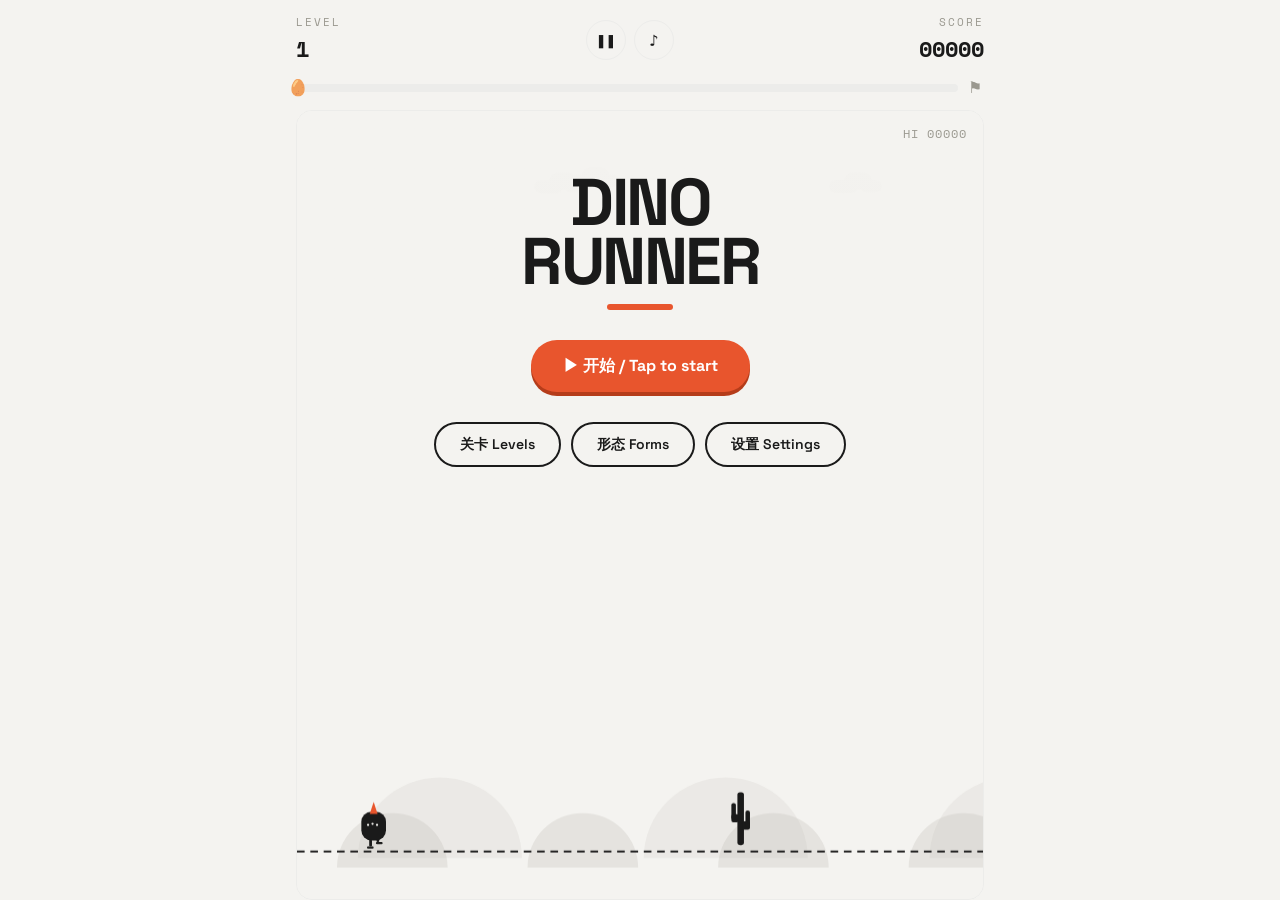
<file: index.html>
<!DOCTYPE html>
<html lang="en">
<head>
<meta charset="UTF-8" />
<meta name="viewport" content="width=device-width, initial-scale=1, maximum-scale=1, user-scalable=no, viewport-fit=cover" />
<meta name="theme-color" content="#F4F3F0" media="(prefers-color-scheme: light)" />
<meta name="theme-color" content="#16161A" media="(prefers-color-scheme: dark)" />
<meta name="description" content="A minimal level-based runner game — clear each level's finish line to advance. Plays on mobile and desktop." />
<title>Dino Runner</title>
<link rel="manifest" href="manifest.json" />
<link rel="icon" href="icon.svg" type="image/svg+xml" />
<link rel="apple-touch-icon" href="icon.svg" />
<link rel="stylesheet" href="style.css" />
</head>
<body>
<div id="app">
  <header class="hud">
    <div class="hud-item">
      <span class="hud-label">LEVEL</span>
      <span id="level" class="hud-value">1</span>
    </div>
    <div class="hud-icons">
      <button id="pauseBtn" class="icon-btn" aria-label="Pause / menu">❚❚</button>
      <button id="soundBtn" class="icon-btn" aria-label="Toggle sound">♪</button>
    </div>
    <div class="hud-item">
      <span class="hud-label">SCORE</span>
      <span id="score" class="hud-value">00000</span>
    </div>
  </header>

  <div class="progress-wrap">
    <div class="progress-track">
      <div id="progressFill" class="progress-fill"></div>
      <div id="progressDino" class="progress-dino">🦖</div>
    </div>
    <span id="progressFlag" class="progress-flag">⚑</span>
  </div>

  <div id="stage" class="stage">
    <canvas id="game"></canvas>

    <!-- Title / home -->
    <div id="overlay" class="overlay title-screen">
      <span id="hiScore" class="hi-score">HI 00000</span>
      <div class="title-block">
        <h1 class="game-title">DINO<br />RUNNER</h1>
        <span class="title-rule"></span>
      </div>
      <button id="startBtn" class="pill-btn primary cta-big">▶ 开始 / Tap to start</button>
      <div class="overlay-actions">
        <button id="levelSelectBtn" class="pill-btn">关卡 Levels</button>
        <button id="skinsBtn" class="pill-btn">形态 Forms</button>
        <button id="titleSettingsBtn" class="pill-btn">设置 Settings</button>
      </div>
    </div>

    <!-- Level clear overlay -->
    <div id="clearOverlay" class="overlay hidden">
      <p id="clearKicker" class="clear-kicker">Level cleared</p>
      <h1 id="clearTitle" class="overlay-title">Level 1</h1>
      <canvas id="clearForm" class="clear-form hidden"></canvas>
      <p id="clearStats" class="overlay-sub">Score 00420 · Best 00500</p>
      <button id="nextBtn" class="pill-btn primary">Next level →</button>
      <div class="overlay-actions">
        <button id="clearLevelsBtn" class="pill-btn">关卡 Levels</button>
        <button id="clearHomeBtn" class="pill-btn">首页 Home</button>
      </div>
    </div>

    <!-- Game over overlay -->
    <div id="overOverlay" class="overlay hidden">
      <p class="clear-kicker over-kicker">撞到啦 · Game over</p>
      <h1 class="overlay-title">再试一次</h1>
      <p id="overStats" class="overlay-sub">Level 1 · Score 00000</p>
      <button id="retryBtn" class="pill-btn primary">↻ 重试 Retry</button>
      <div class="overlay-actions">
        <button id="overLevelsBtn" class="pill-btn">关卡 Levels</button>
        <button id="overHomeBtn" class="pill-btn">首页 Home</button>
      </div>
    </div>

    <!-- Level select overlay -->
    <div id="selectOverlay" class="overlay hidden">
      <h1 class="overlay-title">Select level</h1>
      <p class="overlay-sub">Cleared levels are unlocked</p>
      <div id="levelGrid" class="level-grid"></div>
      <button id="selectBackBtn" class="text-btn">Back</button>
    </div>

    <!-- Skins / evolution overlay -->
    <div id="skinOverlay" class="overlay hidden">
      <h1 class="overlay-title">Forms</h1>
      <p class="overlay-sub">Clear levels to evolve · tap to wear</p>
      <div id="skinGrid" class="skin-grid"></div>
      <button id="skinBackBtn" class="text-btn">Back</button>
    </div>

    <!-- Pause overlay -->
    <div id="pauseOverlay" class="overlay hidden">
      <p class="clear-kicker">已暂停 · Paused</p>
      <h1 id="pauseGlyph" class="overlay-title pause-glyph">▶</h1>
      <p id="pauseStats" class="overlay-sub">Score 00000</p>
      <button id="resumeBtn" class="pill-btn primary">继续 Resume</button>
      <div class="overlay-actions">
        <button id="pauseRestartBtn" class="pill-btn">重玩 Restart</button>
        <button id="pauseLevelsBtn" class="pill-btn">关卡 Levels</button>
        <button id="pauseSettingsBtn" class="pill-btn">设置 Settings</button>
        <button id="pauseHomeBtn" class="pill-btn">首页 Home</button>
      </div>
    </div>

    <!-- Settings overlay -->
    <div id="settingsOverlay" class="overlay hidden">
      <h1 class="overlay-title">Settings</h1>
      <div class="settings-list">
        <button id="setSoundBtn" class="setting-row"><span>Sound</span><span id="setSoundVal" class="setting-val">On</span></button>
        <button id="setMotionBtn" class="setting-row"><span>Reduce motion</span><span id="setMotionVal" class="setting-val">Off</span></button>
        <button id="setResetBtn" class="setting-row danger"><span>Reset progress</span><span class="setting-val">↺</span></button>
      </div>
      <button id="settingsBackBtn" class="text-btn">Back</button>
    </div>
  </div>

</div>

<script src="game.js"></script>
<script>
  // Register the service worker for offline play. Skipped on file:// where SWs
  // are unavailable; harmless if the file is missing.
  if ("serviceWorker" in navigator && location.protocol.startsWith("http")) {
    window.addEventListener("load", function () {
      navigator.serviceWorker.register("sw.js").catch(function () {});
    });
  }
</script>
</body>
</html>
</file>
<file: style.css>
/* ---- Self-hosted fonts (offline-safe; OFL licensed) ---- */
/* Space Grotesk ships as a variable font, so one file covers 400–700. */
@font-face {
  font-family: "Space Grotesk";
  font-style: normal;
  font-weight: 400 700;
  font-display: swap;
  src: url("fonts/space-grotesk.woff2") format("woff2");
}
@font-face {
  font-family: "Space Mono";
  font-style: normal;
  font-weight: 400;
  font-display: swap;
  src: url("fonts/space-mono-400.woff2") format("woff2");
}
@font-face {
  font-family: "Space Mono";
  font-style: normal;
  font-weight: 700;
  font-display: swap;
  src: url("fonts/space-mono-700.woff2") format("woff2");
}

/* ---- Color tokens (DESIGN_SPEC §1) ----
   Only --bg and --ink flip between day/night; --accent is constant. */
:root {
  --bg: #F4F3F0;          /* sky / background */
  --ink: #1A1A1A;         /* body / characters / text */
  --secondary: #B8B5AD;   /* clouds, ghosts, disabled */
  --accent: #E8552D;      /* constant — danger, score, CTAs */
  --accent-shadow: #B53C1A; /* 3D button lip */

  /* supporting neutrals (light) */
  --card: #FFFFFF;
  --hairline: #ECECEA;
  --panel: #FAF9F7;
  --muted: #9A988F;
  --body-text: #55534D;

  /* legacy aliases kept so older rules still resolve */
  --fg: var(--ink);
  --mid: var(--muted);
  --line: var(--hairline);
  --surface: var(--card);

  --font-ui: "Space Grotesk", -apple-system, BlinkMacSystemFont, "Segoe UI", Roboto, sans-serif;
  --font-mono: "Space Mono", "SF Mono", ui-monospace, Menlo, Consolas, monospace;
}

@media (prefers-color-scheme: dark) {
  :root {
    --bg: #16161A;
    --ink: #F1EFE9;
    --secondary: #4A4A52;
    --accent: #E8552D;
    --accent-shadow: #8F2F12;
    --card: #222228;
    --hairline: #2C2C32;
    --panel: #1C1C20;
    --muted: #8C8A93;
    --body-text: #BDBBB4;
  }
}

* { margin: 0; padding: 0; box-sizing: border-box; }

html, body {
  height: 100%;
  overflow: hidden;
  overscroll-behavior: none;
  -webkit-user-select: none;
  user-select: none;
  -webkit-touch-callout: none;
  -webkit-tap-highlight-color: transparent;
  touch-action: manipulation;
}

body {
  font-family: var(--font-ui);
  background: var(--bg);
  color: var(--ink);
  display: flex;
  align-items: center;
  justify-content: center;
  transition: background 0.4s ease, color 0.4s ease;
}

#app {
  width: 100%;
  max-width: 720px;
  height: 100%;
  max-height: 100dvh;
  display: flex;
  flex-direction: column;
  padding: env(safe-area-inset-top) 16px env(safe-area-inset-bottom);
  gap: 12px;
}

.hud {
  display: flex;
  align-items: center;
  justify-content: space-between;
  padding-top: 14px;
  font-family: var(--font-mono);
}

.hud-item { display: flex; flex-direction: column; gap: 2px; }
.hud-item:last-child { align-items: flex-end; }
.hud-label { font-size: 11px; letter-spacing: 2px; color: var(--muted); }
.hud-value { font-size: 22px; font-weight: 700; color: var(--ink); font-variant-numeric: tabular-nums; }

.icon-btn {
  width: 40px; height: 40px;
  border: 1px solid var(--line);
  border-radius: 50%;
  background: transparent;
  color: var(--fg);
  font-size: 16px;
  cursor: pointer;
  transition: opacity 0.2s ease, background 0.2s ease;
}
.icon-btn.muted { opacity: 0.35; }
.icon-btn:active { background: var(--line); }

.stage {
  position: relative;
  flex: 1;
  min-height: 0;
  display: flex;
  align-items: center;
  justify-content: center;
  border-radius: 16px;
  overflow: hidden;
  border: 1px solid var(--line);
  background: var(--bg);
  transition: background 0.4s ease, border-color 0.4s ease;
}

/* The runner is a capped, near-square band centred in the stage: tall enough
   that the ground sits in the lower third (not a high mid-line) with plenty of
   sky for jumps, but framed so the action isn't a tiny strip lost in an empty
   canvas. Overlays (inset:0) still cover the whole stage. */
#game { display: block; width: 100%; aspect-ratio: 3 / 4; max-height: 100%; }

.overlay {
  position: absolute;
  inset: 0;
  display: flex;
  flex-direction: column;
  align-items: center;
  justify-content: center;
  gap: 8px;
  text-align: center;
  padding: 24px;
  background: color-mix(in srgb, var(--bg) 72%, transparent);
  backdrop-filter: blur(2px);
  transition: opacity 0.25s ease;
}
.overlay.hidden { opacity: 0; pointer-events: none; }
.overlay-title { font-family: var(--font-ui); font-size: 30px; font-weight: 700; letter-spacing: -0.9px; }
.overlay-sub { font-size: 15px; color: var(--body-text); }
.overlay-hint { font-family: var(--font-mono); font-size: 11px; letter-spacing: 1.2px; color: var(--muted); margin-top: 4px; }

.controls {
  display: flex;
  gap: 12px;
}
.ctrl-btn {
  flex: 1;
  height: 60px;
  border: 1px solid var(--line);
  border-radius: 14px;
  background: var(--surface);
  color: var(--fg);
  font-size: 15px;
  font-weight: 600;
  letter-spacing: 1px;
  cursor: pointer;
  transition: transform 0.05s ease, background 0.15s ease;
}
.ctrl-btn:active { transform: scale(0.97); background: var(--line); }

.foot {
  display: flex;
  align-items: center;
  justify-content: center;
  gap: 8px;
  padding-bottom: 10px;
  font-size: 12px;
  color: var(--mid);
}
.text-btn {
  border: none;
  background: transparent;
  color: var(--accent);
  font-size: 12px;
  font-weight: 600;
  cursor: pointer;
}
.foot-sep { opacity: 0.5; }

@media (min-width: 700px) {
  .ctrl-btn { height: 52px; }
  .overlay-title { font-size: 34px; }
}

@media (hover: hover) and (pointer: fine) {
  .controls { display: none; }
}

/* ---- Progress bar ---- */
.progress-wrap {
  display: flex;
  align-items: center;
  gap: 10px;
  padding: 0 2px;
}
.progress-track {
  position: relative;
  flex: 1;
  height: 8px;
  background: var(--line);
  border-radius: 6px;
  overflow: visible;
}
.progress-fill {
  height: 100%;
  width: 0%;
  background: var(--accent);
  border-radius: 6px;
  transition: width 0.08s linear;
}
.progress-dino {
  position: absolute;
  top: 50%;
  left: 0%;
  transform: translate(-50%, -50%);
  font-size: 16px;
  line-height: 1;
  transition: left 0.08s linear;
  pointer-events: none;
}
.progress-flag {
  font-size: 16px;
  color: var(--mid);
}

/* ---- Pill buttons in overlays ---- */
.pill-btn {
  margin-top: 14px;
  padding: 11px 24px;
  border: 2px solid var(--ink);
  border-radius: 999px;
  background: transparent;
  color: var(--ink);
  font-family: var(--font-ui);
  font-size: 14px;
  font-weight: 600;
  cursor: pointer;
  transition: transform 0.05s ease, background 0.15s ease;
}
.pill-btn:active { transform: scale(0.97); }
/* Primary CTA — accent fill with a 3D "lip" (DESIGN_SPEC §9) */
.pill-btn.primary {
  border: none;
  border-radius: 28px;
  background: var(--accent);
  color: #fff;
  font-weight: 700;
  box-shadow: 0 4px 0 var(--accent-shadow);
}
.pill-btn.primary:active { transform: translateY(4px); box-shadow: 0 0 0 var(--accent-shadow); }

.clear-kicker {
  font-family: var(--font-mono);
  font-size: 11px;
  letter-spacing: 2.5px;
  text-transform: uppercase;
  color: var(--accent);
  font-weight: 700;
}

/* ---- Level select grid ---- */
.level-grid {
  display: grid;
  grid-template-columns: repeat(4, 1fr);
  gap: 10px;
  margin-top: 16px;
  width: 100%;
  max-width: 320px;
}
.level-cell {
  aspect-ratio: 1;
  border: 1px solid var(--line);
  border-radius: 12px;
  background: var(--surface);
  color: var(--fg);
  font-size: 18px;
  font-weight: 700;
  display: flex;
  align-items: center;
  justify-content: center;
  cursor: pointer;
  transition: transform 0.05s ease, background 0.15s ease;
}
.level-cell:active { transform: scale(0.95); }
.level-cell.locked {
  color: var(--mid);
  opacity: 0.5;
  cursor: not-allowed;
}
.level-cell.cleared {
  border-color: var(--accent);
  color: var(--accent);
}

/* 50 levels — let the grid scroll inside the overlay */
.level-grid {
  max-height: 52vh;
  overflow-y: auto;
  padding: 2px;
  scrollbar-width: thin;
}

/* ---- Overlay action row ---- */
.overlay-actions {
  display: flex;
  gap: 10px;
  flex-wrap: wrap;
  justify-content: center;
}

/* ---- Skin / evolution grid ---- */
.skin-grid {
  display: grid;
  grid-template-columns: repeat(2, 1fr);
  gap: 10px;
  margin-top: 14px;
  width: 100%;
  max-width: 320px;
  max-height: 52vh;
  overflow-y: auto;
  padding: 2px;
  scrollbar-width: thin;
}
.skin-cell {
  display: flex;
  align-items: center;
  gap: 10px;
  padding: 10px 12px;
  border: 1px solid var(--line);
  border-radius: 12px;
  background: var(--surface);
  color: var(--fg);
  cursor: pointer;
  text-align: left;
  transition: transform 0.05s ease, background 0.15s ease, border-color 0.15s ease;
}
.skin-cell:active { transform: scale(0.96); }
.skin-cell.active { border-color: var(--accent); background: color-mix(in srgb, var(--accent) 14%, var(--surface)); }
.skin-cell.locked { opacity: 0.5; cursor: not-allowed; }
.skin-emoji { font-size: 22px; line-height: 1; width: 46px; text-align: center; flex: none; }
.skin-thumb { width: 46px; height: 44px; flex: none; }
.skin-name { font-size: 12px; font-weight: 600; }
.skin-cell.locked .skin-name { color: var(--mid); }

/* ---- Keyboard focus visibility (a11y) ---- */
.pill-btn:focus-visible,
.text-btn:focus-visible,
.icon-btn:focus-visible,
.ctrl-btn:focus-visible,
.level-cell:focus-visible,
.skin-cell:focus-visible {
  outline: 2px solid var(--accent);
  outline-offset: 2px;
}

/* ---- HUD icon cluster ---- */
.hud-icons { display: flex; gap: 8px; align-items: center; }
.icon-btn { font-family: var(--font-mono); }

/* ---- Settings panel ---- */
.settings-list {
  display: flex;
  flex-direction: column;
  gap: 10px;
  width: 100%;
  max-width: 300px;
  margin-top: 16px;
}
.setting-row {
  display: flex;
  align-items: center;
  justify-content: space-between;
  padding: 14px 16px;
  border: 1px solid var(--hairline);
  border-radius: 12px;
  background: var(--card);
  color: var(--ink);
  font-family: var(--font-ui);
  font-size: 14px;
  font-weight: 600;
  cursor: pointer;
  transition: transform 0.05s ease, background 0.15s ease;
}
.setting-row:active { transform: scale(0.98); }
.setting-val { font-family: var(--font-mono); font-weight: 700; color: var(--accent); }
.setting-row.danger { color: var(--accent); }

/* ---- Title / home screen (DESIGN_SPEC §5.1) ---- */
.title-screen {
  justify-content: flex-start;
  padding-top: 9%;
  gap: 16px;
  /* fade out toward the bottom so the dino + cactus scene shows on the ground */
  background: linear-gradient(to bottom,
    var(--bg) 0%,
    color-mix(in srgb, var(--bg) 88%, transparent) 52%,
    transparent 80%);
  backdrop-filter: none;
}
.title-block { display: flex; flex-direction: column; align-items: center; gap: 12px; }
.game-title {
  font-family: var(--font-ui);
  font-weight: 700;
  font-size: clamp(42px, 14vw, 66px);
  line-height: 0.9;
  letter-spacing: -2.5px;
  text-align: center;
  color: var(--ink);
}
.title-rule { display: block; width: 66px; height: 6px; border-radius: 3px; background: var(--accent); }
.hi-score { position: absolute; top: 14px; right: 16px; font-family: var(--font-mono); font-size: 12px; letter-spacing: 1px; color: var(--muted); }
.cta-big { font-size: 16px; padding: 15px 32px; }
.pause-glyph { letter-spacing: 6px; cursor: pointer; }
.over-kicker { color: var(--accent); }

/* ---- How-to-play tutorial ---- */
.how-list {
  display: flex; flex-direction: column; gap: 12px;
  width: 100%; max-width: 340px; margin: 18px 0 8px;
}
.how-row {
  display: flex; align-items: center; gap: 14px;
  padding: 12px 14px;
  border: 1px solid var(--hairline); border-radius: 14px;
  background: var(--card); text-align: left;
}
.how-ico { font-size: 26px; line-height: 1; width: 38px; text-align: center; flex: none; }
.how-txt { display: flex; flex-direction: column; font-size: 12.5px; color: var(--body-text); }
.how-txt b { font-size: 15px; color: var(--ink); margin-bottom: 2px; }
.how-note { font-family: var(--font-mono); font-size: 11px; letter-spacing: 0.5px; color: var(--muted); margin-top: 4px; }

/* ---- Level-clear celebration ---- */
#clearOverlay { background: color-mix(in srgb, var(--bg) 52%, transparent); backdrop-filter: none; }
/* New-form reveal: the real form art renders into #clearForm in the normal
   overlay flow (between title and subtitle), so nothing overlaps. */
.clear-form { display: block; width: 132px; height: 124px; margin: 2px auto; }
.clear-form.hidden { display: none; }
#clearOverlay.reveal .overlay-title { font-size: 26px; }
#clearOverlay:not(.hidden) { animation: pop-in 0.42s cubic-bezier(0.2, 1.3, 0.35, 1); }
@keyframes pop-in {
  0% { transform: scale(0.9); opacity: 0; }
  60% { transform: scale(1.03); }
  100% { transform: scale(1); opacity: 1; }
}

/* ---- Respect reduced-motion preference ---- */
@media (prefers-reduced-motion: reduce) {
  * { transition: none !important; animation: none !important; }
  .progress-fill, .progress-dino { transition: none !important; }
}
</file>
